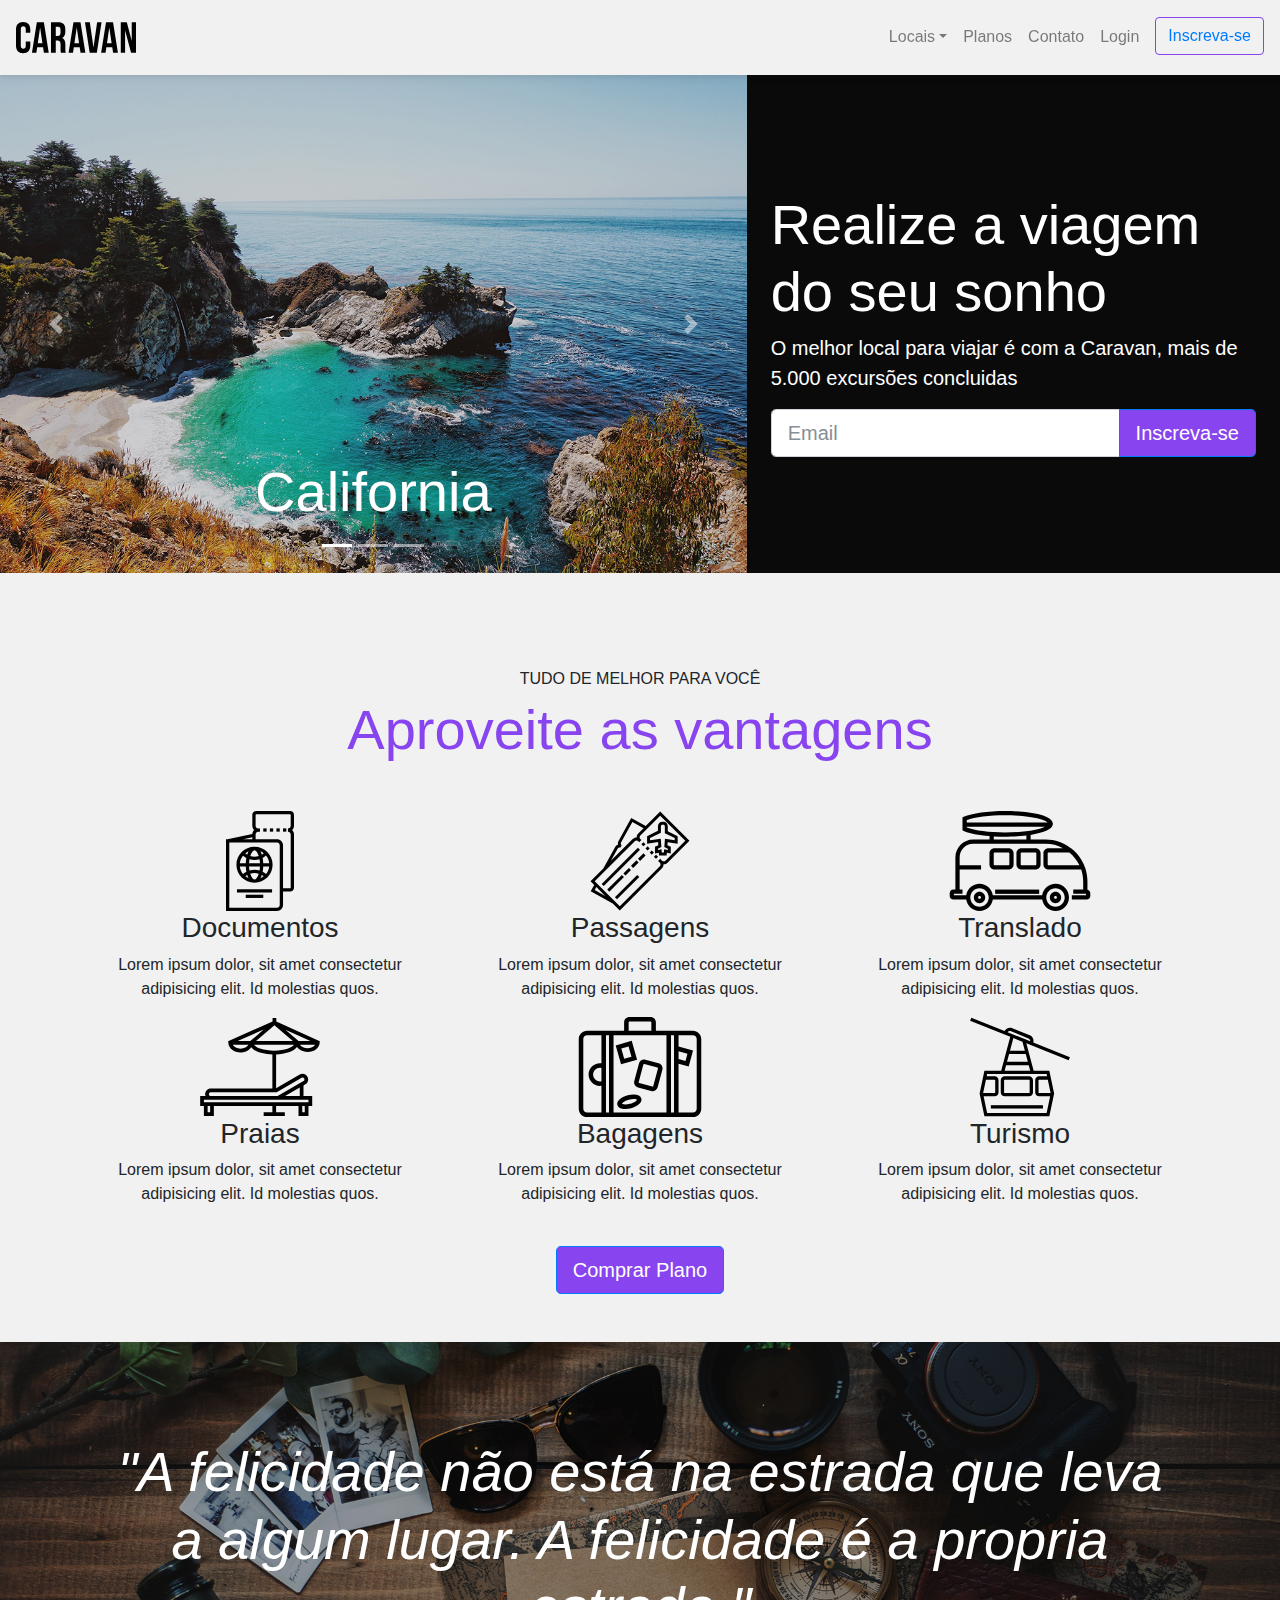
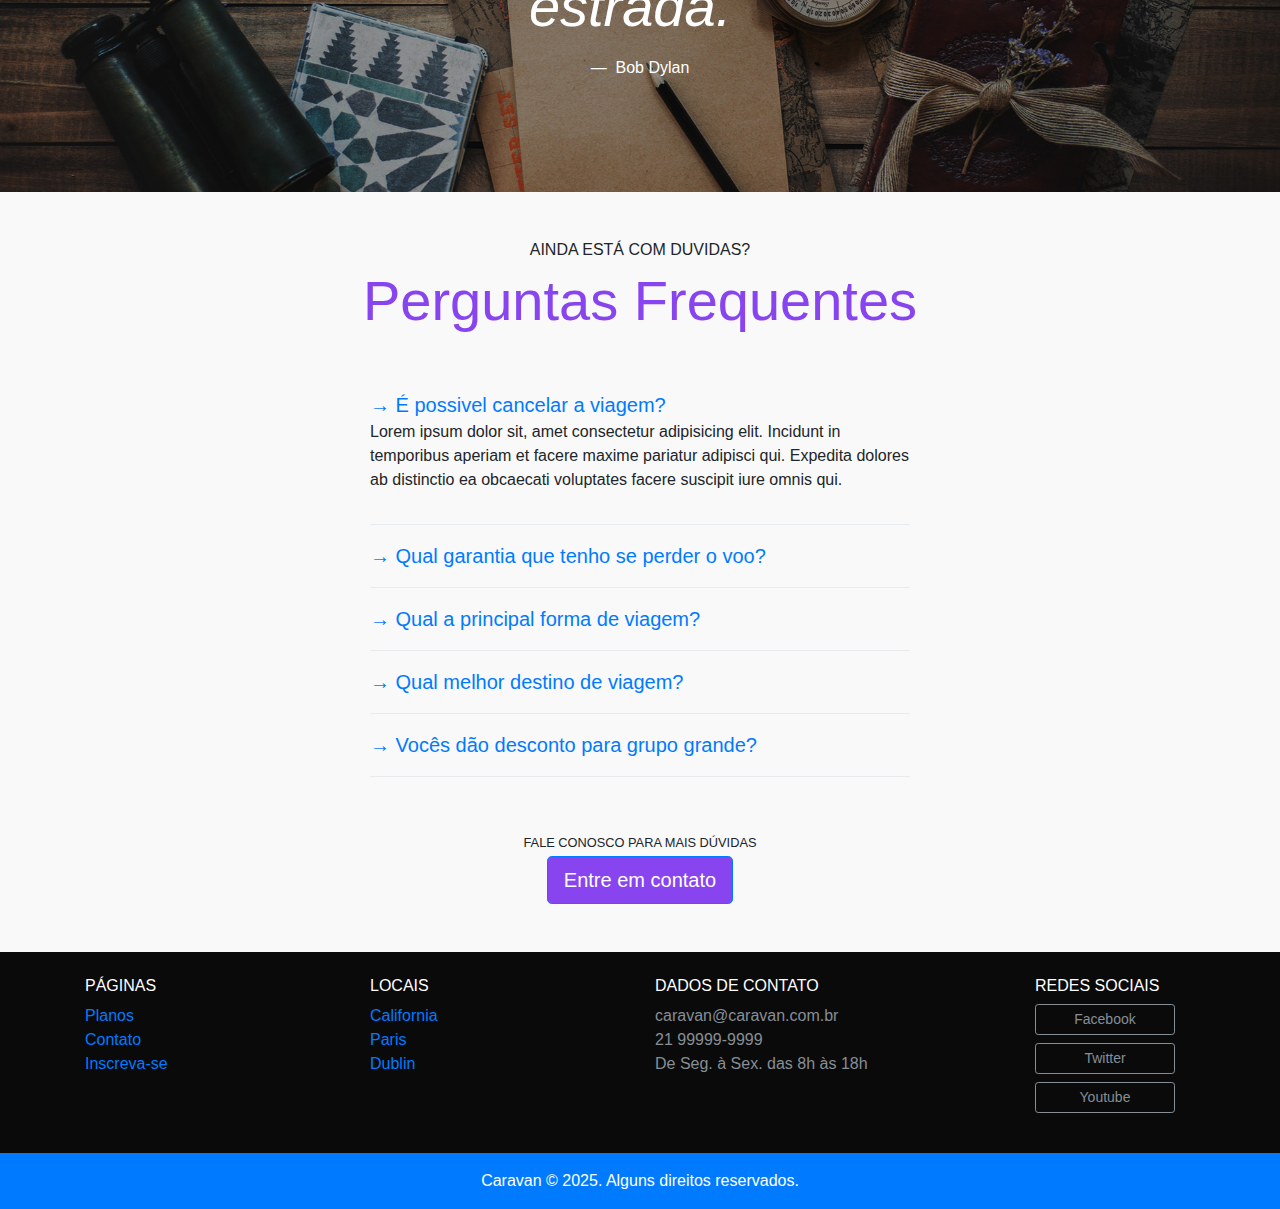
<file: index.html>
<!DOCTYPE html>
<html lang="pt-br">

<head>
  <title>Caravan</title>

  <meta charset="utf-8">
  <meta name="viewport" content="width=device-width, initial-scale=1, shrink-to-fit=no">

  <link rel="stylesheet" href="css/bootstrap.css">
  <link rel="stylesheet" href="css/style.css">

</head>

<body>

  <!--  Modal   -->
  <div class="modal fade" id="modalLogin" tabindex="-1" role="dialog" aria-labelledby="modalLoginTitulo" aria-hidden="true">
    <div class="modal-dialog" role="document">
      <div class="modal-content">
        <div class="modal-header">
          <h5 class="modal-title" id="modalLoginTitulo">Entre na Sua Conta</h5>
          <button type="button" class="close" data-dismiss="modal" aria-label="Close">
            <span aria-hidden="true">&times;</span>
          </button>
        </div>
        <div class="modal-body">
          <form>
            <div class="form-group">
              <label for="loginEmail">Email</label>
              <input type="email" class="form-control" id="loginEmail">
            </div>
            <div class="form-group">
              <label for="loginSenha">Senha</label>
              <input type="password" class="form-control" id="loginSenha">
            </div>
            <button type="submit" class="btn btn-primary">Entrar na Conta</button>
            <small class="form-text text-muted">Esqueceu a senha? <a href="#">Clique aqui</a>.</small>
          </form>
        </div>
      </div>
    </div>
  </div>
  <!-- Fecha Modal  -->

  <nav class="fixed-top navbar navbar-expand-md navbar-light bg-light py-3 box-shadow">
    <a href="index.html" class="navbar-brand">
      <img src="img/caravan.svg" alt="Caravan">
    </a>

    <button class="navbar-toggler" type="button" data-toggle="collapse" data-target="#navbarSupportedContent" aria-controls="navbarSupportedContent" aria-expanded="false" aria-label="Abrir Navegação">
      <span class="navbar-toggler-icon"></span>
    </button>

    <div class="collapse navbar-collapse" id="navbarSupportedContent">
      <ul class="navbar-nav ml-auto">
        <li class="nav-item dropdown">
          <a class="nav-link dropdown-toggle" href="#" id="navbarDropdown" role="button" data-toggle="dropdown" aria-haspopup="true" aria-expanded="false">Locais</a>
          <div class="dropdown-menu" aria-labelledby="navbarDropdown">
            <a class="dropdown-item" href="local.html">Califórnia</a>
            <a class="dropdown-item" href="local.html">Paris</a>
            <a class="dropdown-item" href="local.html">Dublin</a>
          </div>
        </li>
        <li class="nav-item">
          <a class="nav-link" href="planos.html">Planos</a>
        </li>
        <li class="nav-item">
          <a class="nav-link" href="contato.html">Contato</a>
        </li>
        <li class="nav-item">
          <a class="nav-link" href="#" data-toggle="modal" data-target="#modalLogin">Login</a>
        </li>
        <li class="nav-item">
          <a class="btn btn-outline-primary ml-md-2" href="inscricao.html">Inscreva-se</a>
        </li>
      </ul>
    </div>
  </nav>

  <section class="container-fluid">
    <div class="row bg-dark text-white">

      <div class="col-lg-7 p-0">
        <div id="carouselCidades" class="carousel slide" data-ride="carousel">
          <ol class="carousel-indicators">
            <li data-target="#carouselCidades" data-slide-to="0" class="active"></li>
            <li data-target="#carouselCidades" data-slide-to="1"></li>
            <li data-target="#carouselCidades" data-slide-to="2"></li>
          </ol>
          <div class="carousel-inner">
            <div class="carousel-item active">
              <img class="d-block w-100" src="img/california.jpg" alt="California">
              <div class="carousel-caption">
                <h3 class="display-4">California</h3>
              </div>
            </div>
            <div class="carousel-item">
              <img class="d-block w-100" src="img/paris.jpg" alt="California">
              <div class="carousel-caption">
                <h3 class="display-4">Paris</h3>
              </div>
            </div>
            <div class="carousel-item">
              <img class="d-block w-100" src="img/dublin.jpg" alt="California">
              <div class="carousel-caption">
                <h3 class="display-4">Dublin</h3>
              </div>
            </div>
          </div>
          <a class="carousel-control-prev" href="#carouselCidades" role="button" data-slide="prev">
            <span class="carousel-control-prev-icon" aria-hidden="true"></span>
            <span class="sr-only">Anterior</span>
          </a>
          <a class="carousel-control-next" href="#carouselCidades" role="button" data-slide="next">
            <span class="carousel-control-next-icon" aria-hidden="true"></span>
            <span class="sr-only">Próximo</span>
          </a>
        </div>
      </div>

      <div class="col-lg-5 p-4 align-self-center">
        <h1 class="display-4">Realize a viagem do seu sonho</h1>
        <p class="lead">O melhor local para viajar é com a Caravan, mais de 5.000 excursões concluidas</p>
        <form action="">
          <div class="input-group input-group-lg">
            <input type="text" class="form-control" placeholder="Email" aria-label="Email">
            <span class="input-group-btn">
              <button class="btn btn-primary" type="button">Inscreva-se</button>
            </span>
          </div>
        </form>
      </div>
    </div>
  </section>

  <section class="py-5 bg-light text-center">
    <div class="container">

      <div class="my-5">
        <span class="h6 d-block">TUDO DE MELHOR PARA VOCÊ</span>
        <h2 class="display-4 text-primary">Aproveite as vantagens</h2>
      </div>

      <div class="row">
        <div class="col-xl-4 col-md-6">
          <div style="height: 100px;" class="d-flex justify-content-center">
            <img src="img/icones/passaporte.svg" alt="Passaporte">
          </div>
          <h3>Documentos</h3>
          <p>Lorem ipsum dolor, sit amet consectetur adipisicing elit. Id molestias quos.</p>
        </div>
        <div class="col-xl-4 col-md-6">
          <div style="height: 100px;" class="d-flex justify-content-center">
            <img src="img/icones/passagens.svg" alt="Passagens">
          </div>
          <h3>Passagens</h3>
          <p>Lorem ipsum dolor, sit amet consectetur adipisicing elit. Id molestias quos.</p>
        </div>
        <div class="col-xl-4 col-md-6">
          <div style="height: 100px;" class="d-flex justify-content-center">
            <img src="img/icones/translado.svg" alt="Translado">
          </div>
          <h3>Translado</h3>
          <p>Lorem ipsum dolor, sit amet consectetur adipisicing elit. Id molestias quos.</p>
        </div>

        <div class="col-xl-4 col-md-6">
          <div style="height: 100px;" class="d-flex justify-content-center">
            <img src="img/icones/praias.svg" alt="Praias">
          </div>
          <h3>Praias</h3>
          <p>Lorem ipsum dolor, sit amet consectetur adipisicing elit. Id molestias quos.</p>
        </div>
        <div class="col-xl-4 col-md-6">
          <div style="height: 100px;" class="d-flex justify-content-center">
            <img src="img/icones/bagagens.svg" alt="Bagagens">
          </div>
          <h3>Bagagens</h3>
          <p>Lorem ipsum dolor, sit amet consectetur adipisicing elit. Id molestias quos.</p>
        </div>
        <div class="col-xl-4 col-md-6">
          <div style="height: 100px;" class="d-flex justify-content-center">
            <img src="img/icones/turismo.svg" alt="Turismo">
          </div>
          <h3>Turismo</h3>
          <p>Lorem ipsum dolor, sit amet consectetur adipisicing elit. Id molestias quos.</p>
        </div>

      </div>
      <a href="planos.html" class="btn btn-primary btn-lg mt-4">Comprar Plano</a>
    </div>
  </section>

  <section class="home-quote p-md-5">
    <blockquote class="blockquote text-center text-white p-md-5 p-3">
      <p class="display-4">
        <em>"A felicidade não está na estrada que leva a algum lugar. A felicidade é a propria estrada."</em>
      </p>
      <footer class="blockquote-footer text-white">
        Bob Dylan
      </footer>
    </blockquote>
  </section>

  <section class="container">
    <div class="my-5 text-center">
      <span class="h6 d-block">AINDA ESTÁ COM DUVIDAS?</span>
      <h2 class="display-4 text-primary">Perguntas Frequentes</h2>
    </div>

    <div class="row justify-content-center">
      <div class="col-md-6" id="perguntasFrequentes" data-children=".pergunta">
        <div class="pergunta py-2">
          <a class="lead" data-toggle="collapse" data-parent="#perguntasFrequentes" href="#pergunta1" aria-expanded="true" aria-controls="pergunta1">→ É possivel cancelar a viagem?</a>
          <div id="pergunta1" class="collapse show" role="tabpanel">
            <p>Lorem ipsum dolor sit, amet consectetur adipisicing elit. Incidunt in temporibus aperiam et facere maxime pariatur adipisci qui. Expedita dolores ab distinctio ea obcaecati voluptates facere suscipit iure omnis qui.</p>
          </div>
        </div>
        <div class="dropdown-divider"></div>
        <div class="pergunta py-2">
          <a class="lead" data-toggle="collapse" data-parent="#perguntasFrequentes" href="#pergunta2" aria-expanded="true" aria-controls="pergunta2">→ Qual garantia que tenho se perder o voo?</a>
          <div id="pergunta2" class="collapse" role="tabpanel">
            <p>Lorem ipsum dolor sit, amet consectetur adipisicing elit. Incidunt in temporibus aperiam et facere maxime pariatur adipisci qui. Expedita dolores ab distinctio ea obcaecati voluptates facere suscipit iure omnis qui.</p>
          </div>
        </div>
        <div class="dropdown-divider"></div>
        <div class="pergunta py-2">
          <a class="lead" data-toggle="collapse" data-parent="#perguntasFrequentes" href="#pergunta3" aria-expanded="true" aria-controls="pergunta3">→ Qual a principal forma de viagem?</a>
          <div id="pergunta3" class="collapse" role="tabpanel">
            <p>Lorem ipsum dolor sit, amet consectetur adipisicing elit. Incidunt in temporibus aperiam et facere maxime pariatur adipisci qui. Expedita dolores ab distinctio ea obcaecati voluptates facere suscipit iure omnis qui.</p>
          </div>
        </div>
        <div class="dropdown-divider"></div>
        <div class="pergunta py-2">
          <a class="lead" data-toggle="collapse" data-parent="#perguntasFrequentes" href="#pergunta4" aria-expanded="true" aria-controls="pergunta4">→ Qual melhor destino de viagem?</a>
          <div id="pergunta4" class="collapse" role="tabpanel">
            <p>Lorem ipsum dolor sit, amet consectetur adipisicing elit. Incidunt in temporibus aperiam et facere maxime pariatur adipisci qui. Expedita dolores ab distinctio ea obcaecati voluptates facere suscipit iure omnis qui.</p>
          </div>
        </div>
        <div class="dropdown-divider"></div>
        <div class="pergunta py-2">
          <a class="lead" data-toggle="collapse" data-parent="#perguntasFrequentes" href="#pergunta5" aria-expanded="true" aria-controls="pergunta5">→ Vocês dão desconto para grupo grande?</a>
          <div id="pergunta5" class="collapse" role="tabpanel">
            <p>Lorem ipsum dolor sit, amet consectetur adipisicing elit. Incidunt in temporibus aperiam et facere maxime pariatur adipisci qui. Expedita dolores ab distinctio ea obcaecati voluptates facere suscipit iure omnis qui.</p>
          </div>
        </div>
        <div class="dropdown-divider"></div>
      </div>
    </div>

    <div class="text-center my-5">
      <span class="d-block small m-1">FALE CONOSCO PARA MAIS DÚVIDAS</span>
      <a class="btn btn-primary btn-lg" href="contato.html">Entre em contato</a>
    </div>
  </section>

  <footer class="bg-dark text-white mt-5">
    <div class="container py-4">
      <div class="row">
        <div class="col-md-3 col-6">
          <h4 class="h6">PÁGINAS</h4>
          <ul class="list-unstyled">
            <li><a href="planos.html">Planos</a></li>
            <li><a href="contato.html">Contato</a></li>
            <li><a href="inscricao.html">Inscreva-se</a></li>
          </ul>
        </div>
        <div class="col-md-3 col-6">
          <h4 class="h6">LOCAIS</h4>
          <ul class="list-unstyled">
            <li><a href="local.html">California</a></li>
            <li><a href="local.html">Paris</a></li>
            <li><a href="local.html">Dublin</a></li>
          </ul>
        </div>
        <div class="col-md-4">
          <h4 class="h6">DADOS DE CONTATO</h4>
          <ul class="list-unstyled text-secondary">
            <li>caravan@caravan.com.br</li>
            <li>21 99999-9999</li>
            <li>De Seg. à Sex. das 8h às 18h</li>
          </ul>
        </div>
        <div class="col-md-2">
          <h4 class="h6">REDES SOCIAIS</h4>
          <ul class="list-unstyled">
            <li><a class="btn btn-outline-secondary btn-sm btn-block mb-2" href="#" style="max-width: 140px">Facebook</a></li>
            <li><a class="btn btn-outline-secondary btn-sm btn-block mb-2" href="#" style="max-width: 140px">Twitter</a></li>
            <li><a class="btn btn-outline-secondary btn-sm btn-block mb-2" href="#" style="max-width: 140px">Youtube</a></li>
          </ul>
        </div>
      </div>
    </div>
    <div class="bg-primary text-center py-3">
      <p class="mb-0">Caravan © 2025. Alguns direitos reservados.</p>
    </div>
  </footer>

  <script type="text/javascript" src="js/jquery-3.2.1.slim.min.js"></script>
  <script type="text/javascript" src="js/popper.min.js"></script>
  <script type="text/javascript" src="js/bootstrap.js"></script>
  <script type="text/javascript" src="js/app.js"></script>
</body>

</html>
</file>
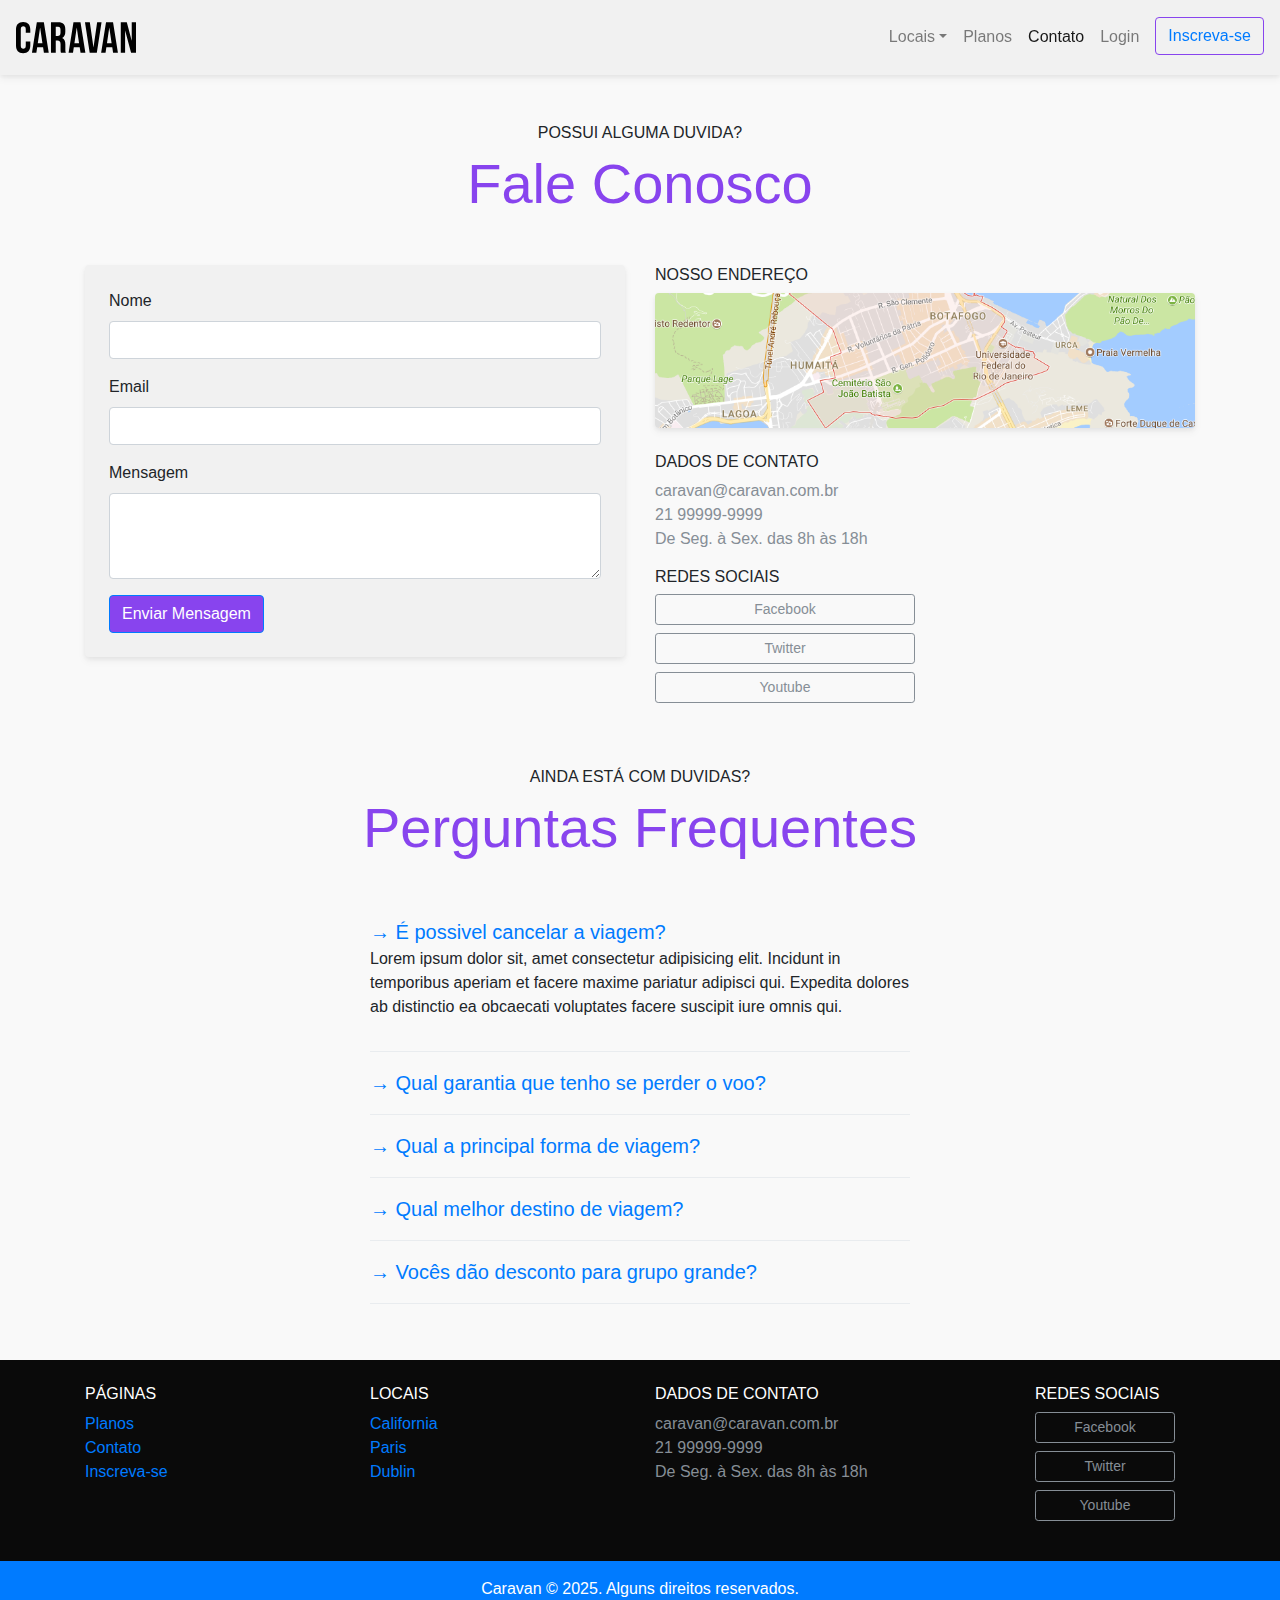
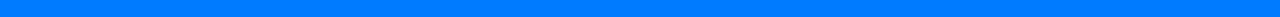
<file: contato.html>
<!DOCTYPE html>
<html lang="pt-br">

<head>
  <title>Caravan - Contato</title>

  <meta charset="utf-8">
  <meta name="viewport" content="width=device-width, initial-scale=1, shrink-to-fit=no">

  <link rel="stylesheet" href="css/bootstrap.css">
  <link rel="stylesheet" href="css/style.css">

</head>

<body>

  <!--  Modal   -->
  <div class="modal fade" id="modalLogin" tabindex="-1" role="dialog" aria-labelledby="modalLoginTitulo" aria-hidden="true">
    <div class="modal-dialog" role="document">
      <div class="modal-content">
        <div class="modal-header">
          <h5 class="modal-title" id="modalLoginTitulo">Entre na Sua Conta</h5>
          <button type="button" class="close" data-dismiss="modal" aria-label="Close">
            <span aria-hidden="true">&times;</span>
          </button>
        </div>
        <div class="modal-body">
          <form>
            <div class="form-group">
              <label for="loginEmail">Email</label>
              <input type="email" class="form-control" id="loginEmail">
            </div>
            <div class="form-group">
              <label for="loginSenha">Senha</label>
              <input type="password" class="form-control" id="loginSenha">
            </div>
            <button type="submit" class="btn btn-primary">Entrar na Conta</button>
            <small class="form-text text-muted">Esqueceu a senha? <a href="#">Clique aqui</a>.</small>
          </form>
        </div>
      </div>
    </div>
  </div>
  <!-- Fecha Modal  -->

  <nav class="fixed-top navbar navbar-expand-md navbar-light bg-light py-3 box-shadow">
    <a href="index.html" class="navbar-brand">
      <img src="img/caravan.svg" alt="Caravan">
    </a>

    <button class="navbar-toggler" type="button" data-toggle="collapse" data-target="#navbarSupportedContent" aria-controls="navbarSupportedContent" aria-expanded="false" aria-label="Abrir Navegação">
      <span class="navbar-toggler-icon"></span>
    </button>

    <div class="collapse navbar-collapse" id="navbarSupportedContent">
      <ul class="navbar-nav ml-auto">
        <li class="nav-item dropdown">
          <a class="nav-link dropdown-toggle" href="#" id="navbarDropdown" role="button" data-toggle="dropdown" aria-haspopup="true" aria-expanded="false">Locais</a>
          <div class="dropdown-menu" aria-labelledby="navbarDropdown">
            <a class="dropdown-item" href="local.html">Califórnia</a>
            <a class="dropdown-item" href="local.html">Paris</a>
            <a class="dropdown-item" href="local.html">Dublin</a>
          </div>
        </li>
        <li class="nav-item">
          <a class="nav-link" href="planos.html">Planos</a>
        </li>
        <li class="nav-item">
          <a class="nav-link active" href="contato.html">Contato</a>
        </li>
        <li class="nav-item">
          <a class="nav-link" href="#" data-toggle="modal" data-target="#modalLogin">Login</a>
        </li>
        <li class="nav-item">
          <a class="btn btn-outline-primary ml-md-2" href="inscricao.html">Inscreva-se</a>
        </li>
      </ul>
    </div>
  </nav>

  <section class="container">
    <div class="my-5 text-center">
      <span class="h6 d-block">POSSUI ALGUMA DUVIDA?</span>
      <h1 class="display-4 text-primary">Fale Conosco</h1>
    </div>
    <div class="row">
      <div class="col-lg mb-5">
        <form class="bg-light rounded p-4 box-shadow" action="">
          <div class="form-group">
            <label for="clientName">Nome</label>
            <input type="text" class="form-control" id="clientName">
          </div>
          <div class="form-group">
            <label for="clientEmail">Email</label>
            <input type="email" class="form-control" id="clientEmail">
          </div>
          <div class="form-group">
            <label for="clientMessage">Mensagem</label>
            <textarea id="clientMessage" class="form-control" rows="3"></textarea>
          </div>
          <button type="submit" class="btn btn-primary">Enviar Mensagem</button>
        </form>
      </div>

      <div class="col-lg">
        <h2 class="h6">NOSSO ENDEREÇO</h2>
        <a href="#"><img class="img-fluid box-shadow rounded mb-4" src="img/mapa.png" alt="Endereço da empresa"></a>

        <h2 class="h6">DADOS DE CONTATO</h2>
        <ul class="list-unstyled text-secondary">
          <li>caravan@caravan.com.br</li>
          <li>21 99999-9999</li>
          <li>De Seg. à Sex. das 8h às 18h</li>
        </ul>

        <h2 class="h6">REDES SOCIAIS</h2>
        <ul class="list-unstyled">
          <li><a class="btn btn-outline-secondary btn-sm btn-block mb-2" href="#" style="max-width: 260px">Facebook</a></li>
          <li><a class="btn btn-outline-secondary btn-sm btn-block mb-2" href="#" style="max-width: 260px">Twitter</a></li>
          <li><a class="btn btn-outline-secondary btn-sm btn-block mb-2" href="#" style="max-width: 260px">Youtube</a></li>
        </ul>
      </div>
    </div>
  </section>

  <section class="container">
    <div class="my-5 text-center">
      <span class="h6 d-block">AINDA ESTÁ COM DUVIDAS?</span>
      <h2 class="display-4 text-primary">Perguntas Frequentes</h2>
    </div>

    <div class="row justify-content-center">
      <div class="col-md-6" id="perguntasFrequentes" data-children=".pergunta">
        <div class="pergunta py-2">
          <a class="lead" data-toggle="collapse" data-parent="#perguntasFrequentes" href="#pergunta1" aria-expanded="true" aria-controls="pergunta1">→ É possivel cancelar a viagem?</a>
          <div id="pergunta1" class="collapse show" role="tabpanel">
            <p>Lorem ipsum dolor sit, amet consectetur adipisicing elit. Incidunt in temporibus aperiam et facere maxime pariatur adipisci qui. Expedita dolores ab distinctio ea obcaecati voluptates facere suscipit iure omnis qui.</p>
          </div>
        </div>
        <div class="dropdown-divider"></div>
        <div class="pergunta py-2">
          <a class="lead" data-toggle="collapse" data-parent="#perguntasFrequentes" href="#pergunta2" aria-expanded="true" aria-controls="pergunta2">→ Qual garantia que tenho se perder o voo?</a>
          <div id="pergunta2" class="collapse" role="tabpanel">
            <p>Lorem ipsum dolor sit, amet consectetur adipisicing elit. Incidunt in temporibus aperiam et facere maxime pariatur adipisci qui. Expedita dolores ab distinctio ea obcaecati voluptates facere suscipit iure omnis qui.</p>
          </div>
        </div>
        <div class="dropdown-divider"></div>
        <div class="pergunta py-2">
          <a class="lead" data-toggle="collapse" data-parent="#perguntasFrequentes" href="#pergunta3" aria-expanded="true" aria-controls="pergunta3">→ Qual a principal forma de viagem?</a>
          <div id="pergunta3" class="collapse" role="tabpanel">
            <p>Lorem ipsum dolor sit, amet consectetur adipisicing elit. Incidunt in temporibus aperiam et facere maxime pariatur adipisci qui. Expedita dolores ab distinctio ea obcaecati voluptates facere suscipit iure omnis qui.</p>
          </div>
        </div>
        <div class="dropdown-divider"></div>
        <div class="pergunta py-2">
          <a class="lead" data-toggle="collapse" data-parent="#perguntasFrequentes" href="#pergunta4" aria-expanded="true" aria-controls="pergunta4">→ Qual melhor destino de viagem?</a>
          <div id="pergunta4" class="collapse" role="tabpanel">
            <p>Lorem ipsum dolor sit, amet consectetur adipisicing elit. Incidunt in temporibus aperiam et facere maxime pariatur adipisci qui. Expedita dolores ab distinctio ea obcaecati voluptates facere suscipit iure omnis qui.</p>
          </div>
        </div>
        <div class="dropdown-divider"></div>
        <div class="pergunta py-2">
          <a class="lead" data-toggle="collapse" data-parent="#perguntasFrequentes" href="#pergunta5" aria-expanded="true" aria-controls="pergunta5">→ Vocês dão desconto para grupo grande?</a>
          <div id="pergunta5" class="collapse" role="tabpanel">
            <p>Lorem ipsum dolor sit, amet consectetur adipisicing elit. Incidunt in temporibus aperiam et facere maxime pariatur adipisci qui. Expedita dolores ab distinctio ea obcaecati voluptates facere suscipit iure omnis qui.</p>
          </div>
        </div>
        <div class="dropdown-divider"></div>
      </div>
    </div>
  </section>

  <footer class="bg-dark text-white mt-5">
    <div class="container py-4">
      <div class="row">
        <div class="col-md-3 col-6">
          <h4 class="h6">PÁGINAS</h4>
          <ul class="list-unstyled">
            <li><a href="planos.html">Planos</a></li>
            <li><a href="contato.html">Contato</a></li>
            <li><a href="inscricao.html">Inscreva-se</a></li>
          </ul>
        </div>
        <div class="col-md-3 col-6">
          <h4 class="h6">LOCAIS</h4>
          <ul class="list-unstyled">
            <li><a href="local.html">California</a></li>
            <li><a href="local.html">Paris</a></li>
            <li><a href="local.html">Dublin</a></li>
          </ul>
        </div>
        <div class="col-md-4">
          <h4 class="h6">DADOS DE CONTATO</h4>
          <ul class="list-unstyled text-secondary">
            <li>caravan@caravan.com.br</li>
            <li>21 99999-9999</li>
            <li>De Seg. à Sex. das 8h às 18h</li>
          </ul>
        </div>
        <div class="col-md-2">
          <h4 class="h6">REDES SOCIAIS</h4>
          <ul class="list-unstyled">
            <li><a class="btn btn-outline-secondary btn-sm btn-block mb-2" href="#" style="max-width: 140px">Facebook</a></li>
            <li><a class="btn btn-outline-secondary btn-sm btn-block mb-2" href="#" style="max-width: 140px">Twitter</a></li>
            <li><a class="btn btn-outline-secondary btn-sm btn-block mb-2" href="#" style="max-width: 140px">Youtube</a></li>
          </ul>
        </div>
      </div>
    </div>
    <div class="bg-primary text-center py-3">
      <p class="mb-0">Caravan © 2025. Alguns direitos reservados.</p>
    </div>
  </footer>

  <script type="text/javascript" src="js/jquery-3.2.1.slim.min.js"></script>
  <script type="text/javascript" src="js/popper.min.js"></script>
  <script type="text/javascript" src="js/bootstrap.js"></script>
  <script type="text/javascript" src="js/app.js"></script>
</body>

</html>
</file>
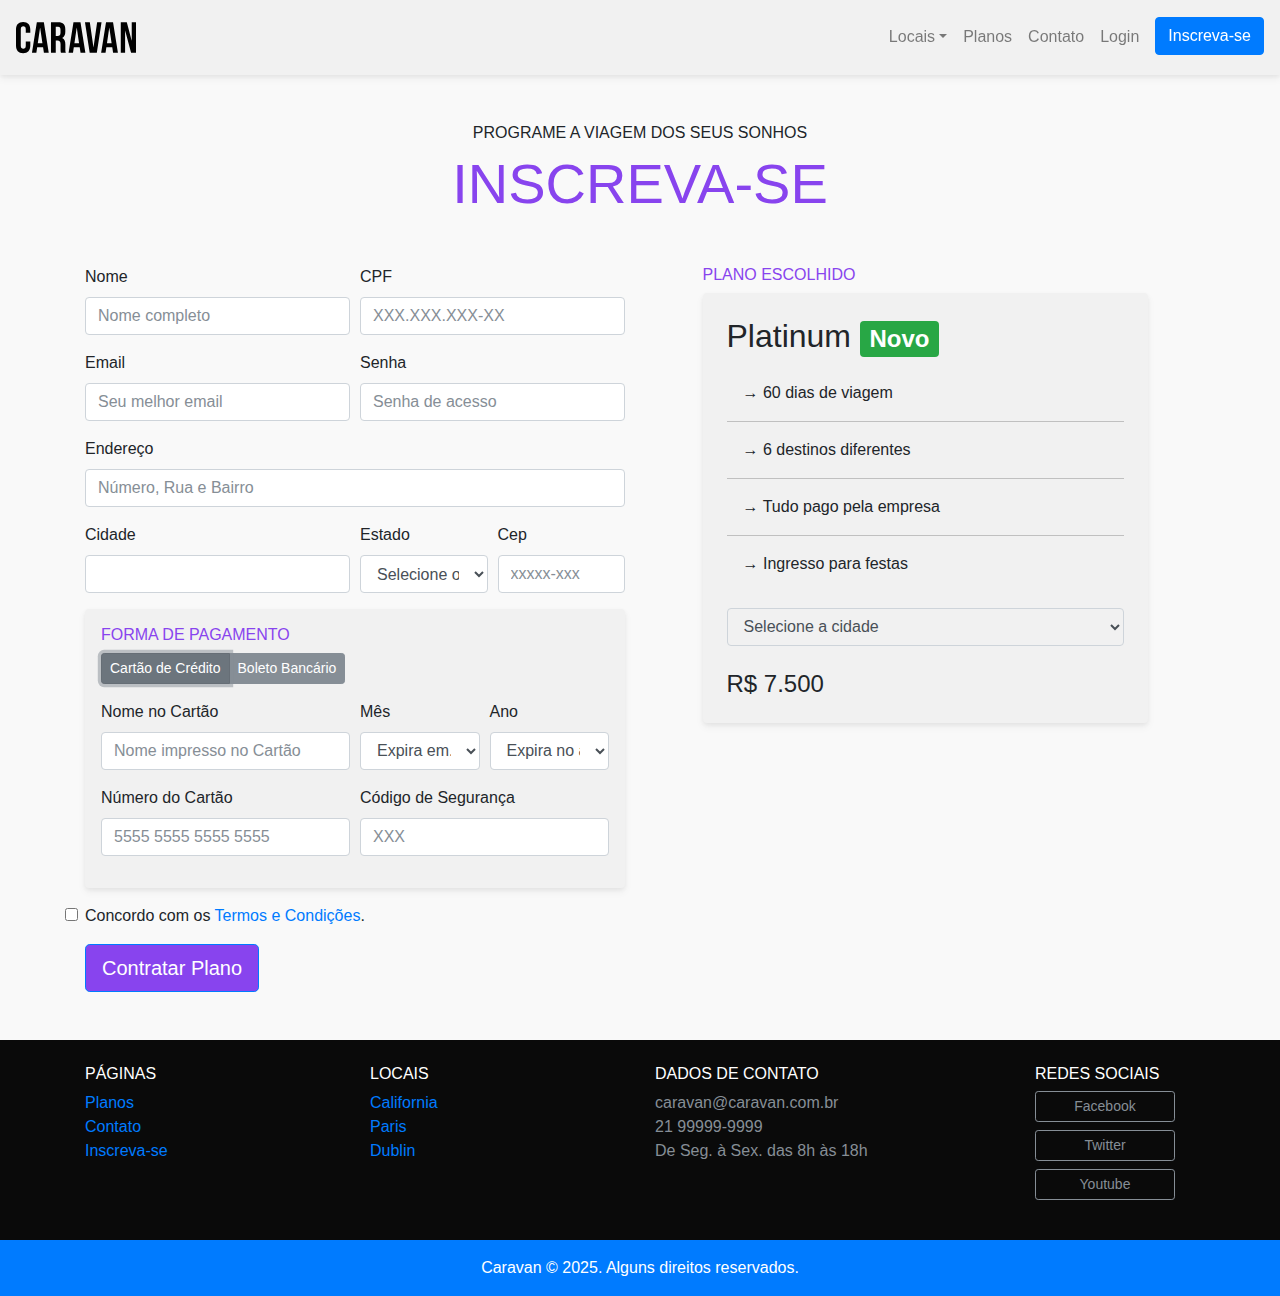
<file: inscricao.html>
<!DOCTYPE html>
<html lang="pt-br">

<head>
  <title>Caravan - Inscrição</title>

  <meta charset="utf-8">
  <meta name="viewport" content="width=device-width, initial-scale=1, shrink-to-fit=no">

  <link rel="stylesheet" href="css/bootstrap.css">
  <link rel="stylesheet" href="css/style.css">

</head>

<body>

  <!--  Modal   -->
  <div class="modal fade" id="modalLogin" tabindex="-1" role="dialog" aria-labelledby="modalLoginTitulo" aria-hidden="true">
    <div class="modal-dialog" role="document">
      <div class="modal-content">
        <div class="modal-header">
          <h5 class="modal-title" id="modalLoginTitulo">Entre na Sua Conta</h5>
          <button type="button" class="close" data-dismiss="modal" aria-label="Close">
            <span aria-hidden="true">&times;</span>
          </button>
        </div>
        <div class="modal-body">
          <form>
            <div class="form-group">
              <label for="loginEmail">Email</label>
              <input type="email" class="form-control" id="loginEmail">
            </div>
            <div class="form-group">
              <label for="loginSenha">Senha</label>
              <input type="password" class="form-control" id="loginSenha">
            </div>
            <button type="submit" class="btn btn-primary">Entrar na Conta</button>
            <small class="form-text text-muted">Esqueceu a senha? <a href="#">Clique aqui</a>.</small>
          </form>
        </div>
      </div>
    </div>
  </div>
  <!-- Fecha Modal  -->

  <nav class="fixed-top navbar navbar-expand-md navbar-light bg-light py-3 box-shadow">
    <a href="index.html" class="navbar-brand">
      <img src="img/caravan.svg" alt="Caravan">
    </a>

    <button class="navbar-toggler" type="button" data-toggle="collapse" data-target="#navbarSupportedContent" aria-controls="navbarSupportedContent" aria-expanded="false" aria-label="Abrir Navegação">
      <span class="navbar-toggler-icon"></span>
    </button>

    <div class="collapse navbar-collapse" id="navbarSupportedContent">
      <ul class="navbar-nav ml-auto">
        <li class="nav-item dropdown">
          <a class="nav-link dropdown-toggle" href="#" id="navbarDropdown" role="button" data-toggle="dropdown" aria-haspopup="true" aria-expanded="false">Locais</a>
          <div class="dropdown-menu" aria-labelledby="navbarDropdown">
            <a class="dropdown-item" href="local.html">Califórnia</a>
            <a class="dropdown-item" href="local.html">Paris</a>
            <a class="dropdown-item" href="local.html">Dublin</a>
          </div>
        </li>
        <li class="nav-item">
          <a class="nav-link" href="planos.html">Planos</a>
        </li>
        <li class="nav-item">
          <a class="nav-link" href="contato.html">Contato</a>
        </li>
        <li class="nav-item">
          <a class="nav-link" href="#" data-toggle="modal" data-target="#modalLogin">Login</a>
        </li>
        <li class="nav-item">
          <a class="btn btn-outline-primary ml-md-2 active box-shadow-none" href="inscricao.html">Inscreva-se</a>
        </li>
      </ul>
    </div>
  </nav>

  <section class="container">
    <div class="my-5 text-center">
      <span class="h6 d-block">PROGRAME A VIAGEM DOS SEUS SONHOS</span>
      <h1 class="display-4 text-primary">INSCREVA-SE</h1>
    </div>
    <div class="row">
      <form class="col-lg-6" action="">
        <div class="form-row">
          <div class="form-group col-md-6">
            <label for="inputName">Nome</label>
            <input type="text" class="form-control" id="inputName" placeholder="Nome completo">
          </div>
          <div class="form-group col-md-6">
            <label for="inputCPF">CPF</label>
            <input type="text" class="form-control" id="inputCPF" placeholder="XXX.XXX.XXX-XX">
          </div>
          <div class="form-group col-md-6">
            <label for="inputEmail">Email</label>
            <input type="email" class="form-control" id="inputEmail" placeholder="Seu melhor email">
          </div>
          <div class="form-group col-md-6">
            <label for="inputPassword">Senha</label>
            <input type="password" class="form-control" id="inputPassword" placeholder="Senha de acesso">
          </div>
          <div class="form-group col-12">
            <label for="inputAddress">Endereço</label>
            <input type="text" class="form-control" id="inputAddress" placeholder="Número, Rua e Bairro">
          </div>
          <div class="form-group col-md-6">
            <label for="inputCity">Cidade</label>
            <input type="text" class="form-control" id="inputCity">
          </div>
          <div class="form-group col-md-3 col-6">
            <label for="inputState">Estado</label>
            <select id="inputState" class="form-control">
              <option>Selecione o Estado</option>
              <option>Acre</option>
              <option>Ceará</option>
              <option>Paraíba</option>
              <option>Paraná</option>
              <option>Rio de Janeiro</option>
              <option>Santa Catarina</option>
              <option>São Paulo</option>
            </select>
          </div>
          <div class="form-group col-md-3 col-6">
            <label for="inputCep">Cep</label>
            <input type="text" class="form-control" id="inputCep" placeholder="xxxxx-xxx">
          </div>
        </div>

        <div class="bg-light rounded box-shadow p-3 form-group">
          <h2 class="h6 text-primary">FORMA DE PAGAMENTO</h2>
          <nav class="nav btn-group mb-3" id="paymentsMethods" role="tablist">
            <button type="button" class="btn btn-secondary btn-sm active" id="nav-card-tab" data-toggle="tab" href="#nav-card" role="tab" aria-controls="nav-card" aria-selected="true">Cartão de Crédito</button>
            <button type="button" class="btn btn-secondary btn-sm" id="nav-boleto-tab" data-toggle="tab" href="#nav-boleto" role="tab" aria-controls="nav-boleto" aria-selected="false">Boleto Bancário</button>
          </nav>

          <div class="tab-content" id="paymentsMethodsContent">
            <div class="tab-pane fade show active" id="nav-card" role="tabpanel" aria-labelledby="nav-card-tab">
              <div class="form-row">
                <div class="form-group col-md-6">
                  <label for="inputCardName">Nome no Cartão</label>
                  <input type="text" class="form-control" id="inputCardName" placeholder="Nome impresso no Cartão">
                </div>
                <div class="form-group col-md-3 col-6">
                  <label for="inputCardMonth">Mês</label>
                  <select id="inputCardMonth" class="form-control">
                    <option>Expira em...</option>
                    <option>Janeiro</option>
                    <option>Fevereiro</option>
                    <option>Março</option>
                    <option>Abril</option>
                    <option>Maio</option>
                    <option>Junho</option>
                    <option>Julho</option>
                    <option>Agosto</option>
                    <option>Setembro</option>
                    <option>Outubro</option>
                    <option>Novembro</option>
                    <option>Dezembro</option>
                  </select>
                </div>
                <div class="form-group col-md-3 col-6">
                  <label for="inputCardYear">Ano</label>
                  <select id="inputCardYear" class="form-control">
                    <option>Expira no ano...</option>
                    <option>2025</option>
                    <option>2026</option>
                    <option>2027</option>
                    <option>2028</option>
                    <option>2029</option>
                    <option>2030</option>
                    <option>2031</option>
                    <option>2032</option>
                    <option>2033</option>
                    <option>2034</option>
                    <option>2035</option>
                    <option>2036</option>
                  </select>
                </div>
                <div class="form-group col-md-6">
                  <label for="inputCardNumber">Número do Cartão</label>
                  <input type="text" class="form-control" id="inputCardNumber" placeholder="5555 5555 5555 5555">
                </div>
                <div class="form-group col-md-6">
                  <label for="inputCardCode">Código de Segurança</label>
                  <input type="text" class="form-control" id="inputCardCode" placeholder="XXX">
                </div>
              </div>
            </div>
            <div class="tab-pane fade" id="nav-boleto" role="tabpanel" aria-labelledby="nav-boleto-tab">
              <p class="lead">Clique em contratar Plano que enviaremos um boleto para o seu e-mail.</p>
            </div>
          </div>
        </div>

        <div class="form-check">
          <label for="form-check-label">
            <input type="checkbox" class="form-check-input">
            Concordo com os <a href="#">Termos e Condições</a>.
          </label>
        </div>

        <button type="submit" class="btn btn-primary btn-lg">Contratar Plano</button>
      </form>

      <div class="col-lg-5 mx-auto order-first order-lg-1 mb-5">
        <h2 class="h6 text-primary">PLANO ESCOLHIDO</h2>
        <div class="bg-light rounded box-shadow p-4">
          <h2>Platinum <span class="badge badge-success">Novo</span></h2>
          <ul class="list-plans list-unstyled">
            <li>→ 60 dias de viagem</li>
            <li>→ 6 destinos diferentes</li>
            <li>→ Tudo pago pela empresa</li>
            <li>→ Ingresso para festas</li>
          </ul>
          <form>
            <div class="form-group">
              <select id="inputCidades" class="form-control bg-light">
                <option>Selecione a cidade</option>
                <option>California</option>
                <option>Paris</option>
                <option>Dublin</option>
              </select>
            </div>
          </form>
          <div class="row mt-4">
            <div class="col">
              <span class="h4">R$ 7.500</span>
            </div>
          </div>
        </div>
      </div>
    </div>
  </section>

  <footer class="bg-dark text-white mt-5">
    <div class="container py-4">
      <div class="row">
        <div class="col-md-3 col-6">
          <h4 class="h6">PÁGINAS</h4>
          <ul class="list-unstyled">
            <li><a href="planos.html">Planos</a></li>
            <li><a href="contato.html">Contato</a></li>
            <li><a href="inscricao.html">Inscreva-se</a></li>
          </ul>
        </div>
        <div class="col-md-3 col-6">
          <h4 class="h6">LOCAIS</h4>
          <ul class="list-unstyled">
            <li><a href="local.html">California</a></li>
            <li><a href="local.html">Paris</a></li>
            <li><a href="local.html">Dublin</a></li>
          </ul>
        </div>
        <div class="col-md-4">
          <h4 class="h6">DADOS DE CONTATO</h4>
          <ul class="list-unstyled text-secondary">
            <li>caravan@caravan.com.br</li>
            <li>21 99999-9999</li>
            <li>De Seg. à Sex. das 8h às 18h</li>
          </ul>
        </div>
        <div class="col-md-2">
          <h4 class="h6">REDES SOCIAIS</h4>
          <ul class="list-unstyled">
            <li><a class="btn btn-outline-secondary btn-sm btn-block mb-2" href="#" style="max-width: 140px">Facebook</a></li>
            <li><a class="btn btn-outline-secondary btn-sm btn-block mb-2" href="#" style="max-width: 140px">Twitter</a></li>
            <li><a class="btn btn-outline-secondary btn-sm btn-block mb-2" href="#" style="max-width: 140px">Youtube</a></li>
          </ul>
        </div>
      </div>
    </div>
    <div class="bg-primary text-center py-3">
      <p class="mb-0">Caravan © 2025. Alguns direitos reservados.</p>
    </div>
  </footer>

  <script type="text/javascript" src="js/jquery-3.2.1.slim.min.js"></script>
  <script type="text/javascript" src="js/popper.min.js"></script>
  <script type="text/javascript" src="js/bootstrap.js"></script>
  <script type="text/javascript" src="js/app.js"></script>
</body>

</html>
</file>
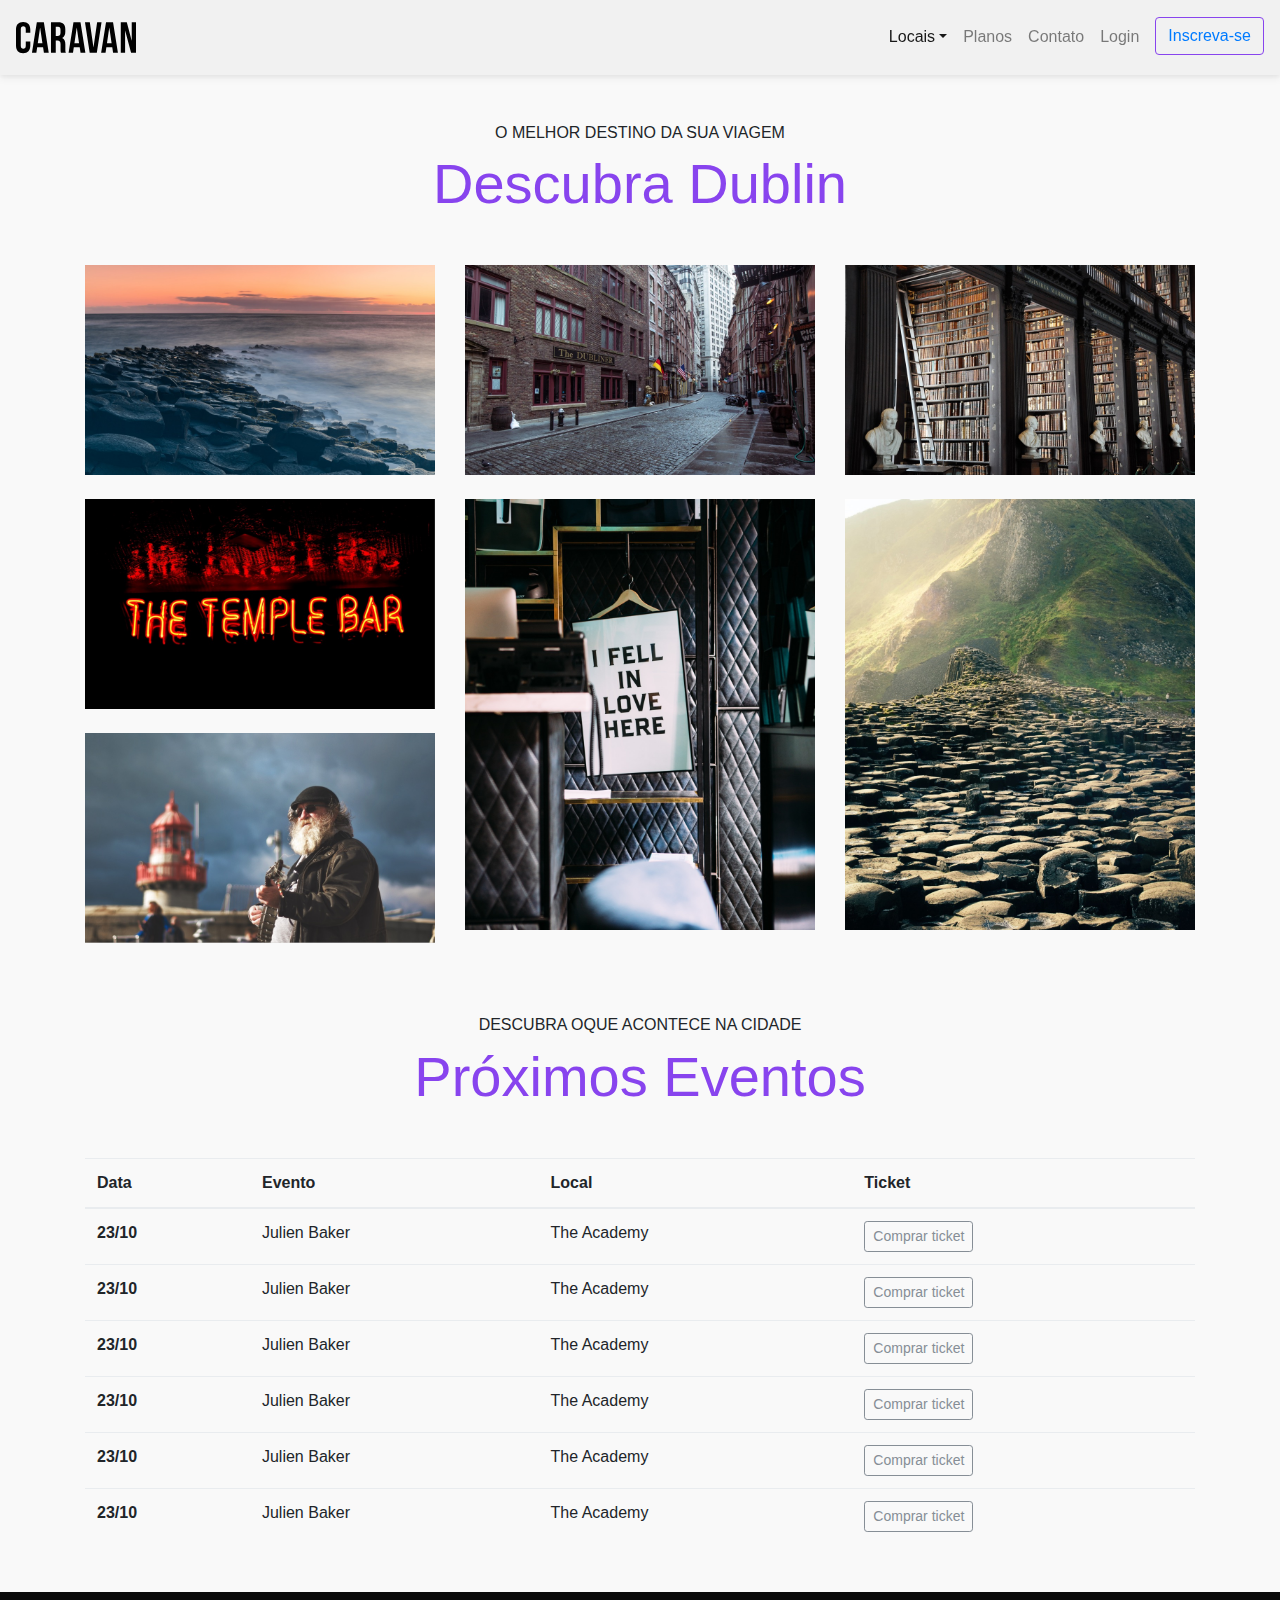
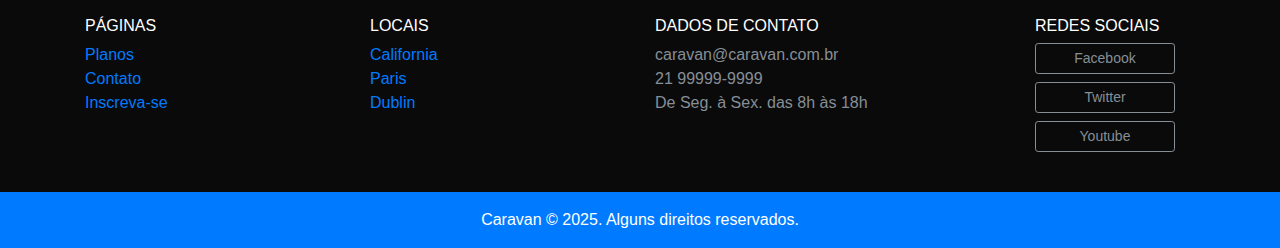
<file: local.html>
<!DOCTYPE html>
<html lang="pt-br">

<head>
  <title>Caravan - Local</title>

  <meta charset="utf-8">
  <meta name="viewport" content="width=device-width, initial-scale=1, shrink-to-fit=no">

  <link rel="stylesheet" href="css/bootstrap.css">
  <link rel="stylesheet" href="css/style.css">

</head>

<body>

  <!--  Modal   -->
  <div class="modal fade" id="modalLogin" tabindex="-1" role="dialog" aria-labelledby="modalLoginTitulo" aria-hidden="true">
    <div class="modal-dialog" role="document">
      <div class="modal-content">
        <div class="modal-header">
          <h5 class="modal-title" id="modalLoginTitulo">Entre na Sua Conta</h5>
          <button type="button" class="close" data-dismiss="modal" aria-label="Close">
            <span aria-hidden="true">&times;</span>
          </button>
        </div>
        <div class="modal-body">
          <form>
            <div class="form-group">
              <label for="loginEmail">Email</label>
              <input type="email" class="form-control" id="loginEmail">
            </div>
            <div class="form-group">
              <label for="loginSenha">Senha</label>
              <input type="password" class="form-control" id="loginSenha">
            </div>
            <button type="submit" class="btn btn-primary">Entrar na Conta</button>
            <small class="form-text text-muted">Esqueceu a senha? <a href="#">Clique aqui</a>.</small>
          </form>
        </div>
      </div>
    </div>
  </div>
  <!-- Fecha Modal  -->

  <nav class="fixed-top navbar navbar-expand-md navbar-light bg-light py-3 box-shadow">
    <a href="index.html" class="navbar-brand">
      <img src="img/caravan.svg" alt="Caravan">
    </a>

    <button class="navbar-toggler" type="button" data-toggle="collapse" data-target="#navbarSupportedContent" aria-controls="navbarSupportedContent" aria-expanded="false" aria-label="Abrir Navegação">
      <span class="navbar-toggler-icon"></span>
    </button>

    <div class="collapse navbar-collapse" id="navbarSupportedContent">
      <ul class="navbar-nav ml-auto">
        <li class="nav-item dropdown">
          <a class="nav-link dropdown-toggle active" href="#" id="navbarDropdown" role="button" data-toggle="dropdown" aria-haspopup="true" aria-expanded="false">Locais</a>
          <div class="dropdown-menu" aria-labelledby="navbarDropdown">
            <a class="dropdown-item" href="local.html">Califórnia</a>
            <a class="dropdown-item" href="local.html">Paris</a>
            <a class="dropdown-item" href="local.html">Dublin</a>
          </div>
        </li>
        <li class="nav-item">
          <a class="nav-link" href="planos.html">Planos</a>
        </li>
        <li class="nav-item">
          <a class="nav-link" href="contato.html">Contato</a>
        </li>
        <li class="nav-item">
          <a class="nav-link" href="#" data-toggle="modal" data-target="#modalLogin">Login</a>
        </li>
        <li class="nav-item">
          <a class="btn btn-outline-primary ml-md-2" href="inscricao.html">Inscreva-se</a>
        </li>
      </ul>
    </div>
  </nav>

  <section class="container">
    <div class="text-center my-5">
      <span class="h6 d-block">O MELHOR DESTINO DA SUA VIAGEM</span>
      <h2 class="display-4 text-primary">Descubra Dublin</h2>
    </div>
    <div class="row">
      <div class="col-md">
        <img class="img-fluid mb-4" src="img/local/foto-1.jpg" alt="Foto 1">
        <img class="img-fluid mb-4" src="img/local/foto-2.jpg" alt="Foto 2">
        <img class="img-fluid mb-4" src="img/local/foto-3.jpg" alt="Foto 3">
      </div>
      <div class="col-md">
        <img class="img-fluid mb-4" src="img/local/foto-4.jpg" alt="Foto 4">
        <img class="img-fluid mb-4" src="img/local/foto-5.jpg" alt="Foto 5">
      </div>
      <div class="col-md">
        <img class="img-fluid mb-4" src="img/local/foto-6.jpg" alt="Foto 6">
        <img class="img-fluid mb-4" src="img/local/foto-7.jpg" alt="Foto 7">
      </div>
    </div>
  </section>

  <section class="container">
    <div class="text-center my-5">
      <span class="h6 d-block">DESCUBRA OQUE ACONTECE NA CIDADE</span>
      <h2 class="display-4 text-primary">Próximos Eventos</h2>
    </div>

    <table class="table table-hover table-responsive-md">
      <thead>
        <tr>
          <th scope="col">Data</th>
          <th scope="col">Evento</th>
          <th scope="col">Local</th>
          <th scope="col">Ticket</th>
        </tr>
      </thead>
      <tbody>
        <tr>
          <th scope="row">23/10</th>
          <td>Julien Baker</td>
          <td>The Academy</td>
          <td><a class="btn btn-outline-secondary btn-sm" href="#">Comprar ticket</a></td>
        </tr>
        <tr>
          <th scope="row">23/10</th>
          <td>Julien Baker</td>
          <td>The Academy</td>
          <td><a class="btn btn-outline-secondary btn-sm" href="#">Comprar ticket</a></td>
        </tr>
        <tr>
          <th scope="row">23/10</th>
          <td>Julien Baker</td>
          <td>The Academy</td>
          <td><a class="btn btn-outline-secondary btn-sm" href="#">Comprar ticket</a></td>
        </tr>
        <tr>
          <th scope="row">23/10</th>
          <td>Julien Baker</td>
          <td>The Academy</td>
          <td><a class="btn btn-outline-secondary btn-sm" href="#">Comprar ticket</a></td>
        </tr>
        <tr>
          <th scope="row">23/10</th>
          <td>Julien Baker</td>
          <td>The Academy</td>
          <td><a class="btn btn-outline-secondary btn-sm" href="#">Comprar ticket</a></td>
        </tr>
        <tr>
          <th scope="row">23/10</th>
          <td>Julien Baker</td>
          <td>The Academy</td>
          <td><a class="btn btn-outline-secondary btn-sm" href="#">Comprar ticket</a></td>
        </tr>
      </tbody>
    </table>
  </section>

  <footer class="bg-dark text-white mt-5">
    <div class="container py-4">
      <div class="row">
        <div class="col-md-3 col-6">
          <h4 class="h6">PÁGINAS</h4>
          <ul class="list-unstyled">
            <li><a href="planos.html">Planos</a></li>
            <li><a href="contato.html">Contato</a></li>
            <li><a href="inscricao.html">Inscreva-se</a></li>
          </ul>
        </div>
        <div class="col-md-3 col-6">
          <h4 class="h6">LOCAIS</h4>
          <ul class="list-unstyled">
            <li><a href="local.html">California</a></li>
            <li><a href="local.html">Paris</a></li>
            <li><a href="local.html">Dublin</a></li>
          </ul>
        </div>
        <div class="col-md-4">
          <h4 class="h6">DADOS DE CONTATO</h4>
          <ul class="list-unstyled text-secondary">
            <li>caravan@caravan.com.br</li>
            <li>21 99999-9999</li>
            <li>De Seg. à Sex. das 8h às 18h</li>
          </ul>
        </div>
        <div class="col-md-2">
          <h4 class="h6">REDES SOCIAIS</h4>
          <ul class="list-unstyled">
            <li><a class="btn btn-outline-secondary btn-sm btn-block mb-2" href="#" style="max-width: 140px">Facebook</a></li>
            <li><a class="btn btn-outline-secondary btn-sm btn-block mb-2" href="#" style="max-width: 140px">Twitter</a></li>
            <li><a class="btn btn-outline-secondary btn-sm btn-block mb-2" href="#" style="max-width: 140px">Youtube</a></li>
          </ul>
        </div>
      </div>
    </div>
    <div class="bg-primary text-center py-3">
      <p class="mb-0">Caravan © 2025. Alguns direitos reservados.</p>
    </div>
  </footer>

  <script type="text/javascript" src="js/jquery-3.2.1.slim.min.js"></script>
  <script type="text/javascript" src="js/popper.min.js"></script>
  <script type="text/javascript" src="js/bootstrap.js"></script>
  <script type="text/javascript" src="js/app.js"></script>
</body>

</html>
</file>
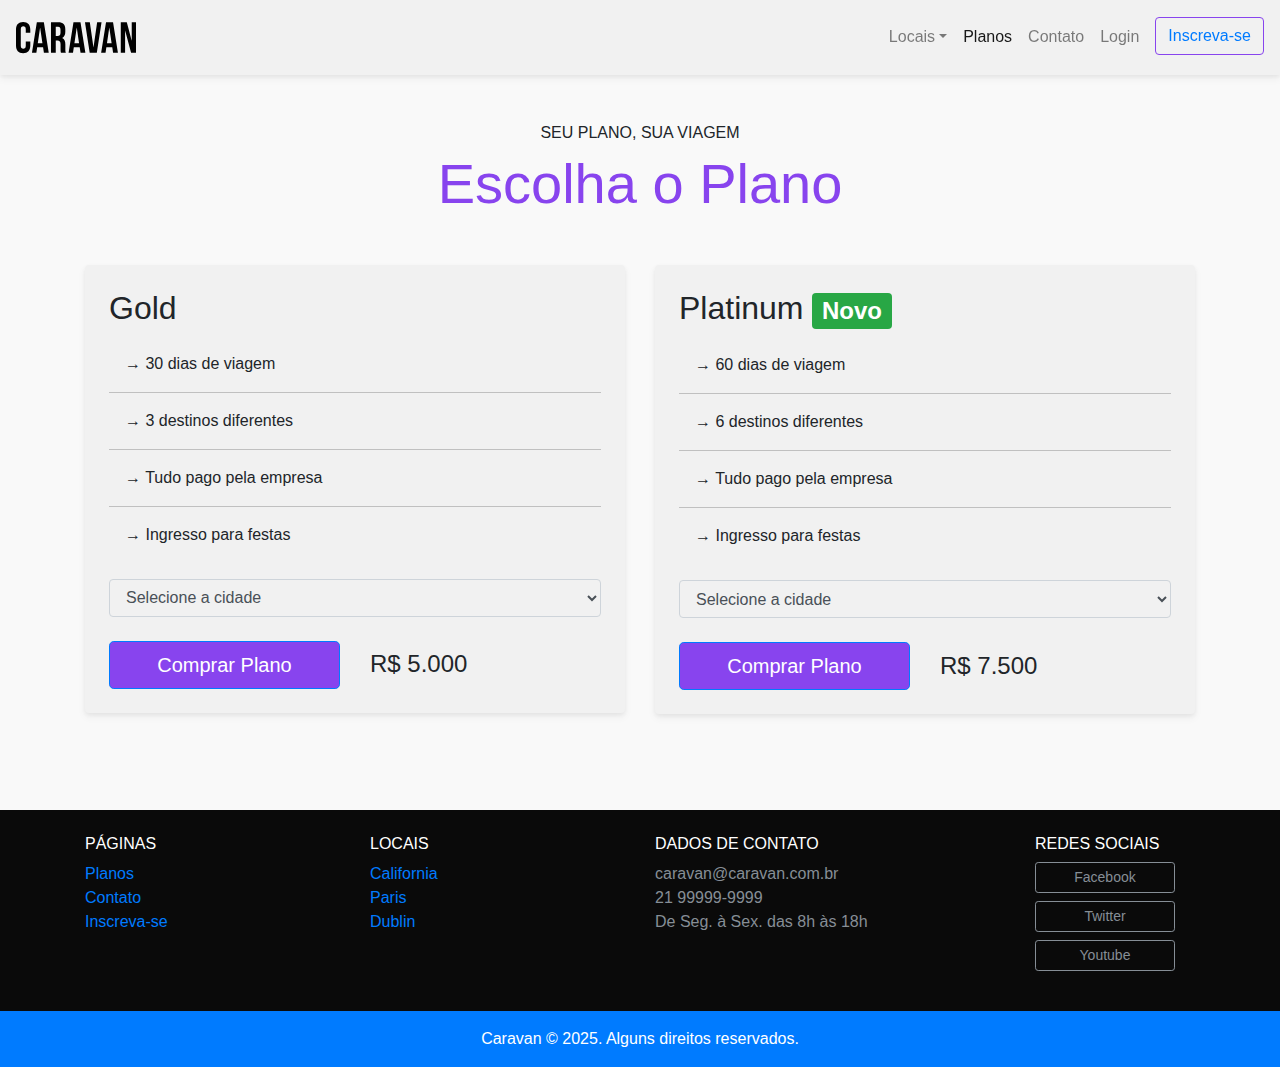
<file: planos.html>
<!DOCTYPE html>
<html lang="pt-br">

<head>
  <title>Caravan - Planos</title>

  <meta charset="utf-8">
  <meta name="viewport" content="width=device-width, initial-scale=1, shrink-to-fit=no">

  <link rel="stylesheet" href="css/bootstrap.css">
  <link rel="stylesheet" href="css/style.css">

</head>

<body>

  <!--  Modal   -->
  <div class="modal fade" id="modalLogin" tabindex="-1" role="dialog" aria-labelledby="modalLoginTitulo" aria-hidden="true">
    <div class="modal-dialog" role="document">
      <div class="modal-content">
        <div class="modal-header">
          <h5 class="modal-title" id="modalLoginTitulo">Entre na Sua Conta</h5>
          <button type="button" class="close" data-dismiss="modal" aria-label="Close">
            <span aria-hidden="true">&times;</span>
          </button>
        </div>
        <div class="modal-body">
          <form>
            <div class="form-group">
              <label for="loginEmail">Email</label>
              <input type="email" class="form-control" id="loginEmail">
            </div>
            <div class="form-group">
              <label for="loginSenha">Senha</label>
              <input type="password" class="form-control" id="loginSenha">
            </div>
            <button type="submit" class="btn btn-primary">Entrar na Conta</button>
            <small class="form-text text-muted">Esqueceu a senha? <a href="#">Clique aqui</a>.</small>
          </form>
        </div>
      </div>
    </div>
  </div>
  <!-- Fecha Modal  -->

  <nav class="fixed-top navbar navbar-expand-md navbar-light bg-light py-3 box-shadow">
    <a href="index.html" class="navbar-brand">
      <img src="img/caravan.svg" alt="Caravan">
    </a>

    <button class="navbar-toggler" type="button" data-toggle="collapse" data-target="#navbarSupportedContent" aria-controls="navbarSupportedContent" aria-expanded="false" aria-label="Abrir Navegação">
      <span class="navbar-toggler-icon"></span>
    </button>

    <div class="collapse navbar-collapse" id="navbarSupportedContent">
      <ul class="navbar-nav ml-auto">
        <li class="nav-item dropdown">
          <a class="nav-link dropdown-toggle" href="#" id="navbarDropdown" role="button" data-toggle="dropdown" aria-haspopup="true" aria-expanded="false">Locais</a>
          <div class="dropdown-menu" aria-labelledby="navbarDropdown">
            <a class="dropdown-item" href="local.html">Califórnia</a>
            <a class="dropdown-item" href="local.html">Paris</a>
            <a class="dropdown-item" href="local.html">Dublin</a>
          </div>
        </li>
        <li class="nav-item">
          <a class="nav-link active" href="planos.html">Planos</a>
        </li>
        <li class="nav-item">
          <a class="nav-link" href="contato.html">Contato</a>
        </li>
        <li class="nav-item">
          <a class="nav-link" href="#" data-toggle="modal" data-target="#modalLogin">Login</a>
        </li>
        <li class="nav-item">
          <a class="btn btn-outline-primary ml-md-2" href="inscricao.html">Inscreva-se</a>
        </li>
      </ul>
    </div>
  </nav>

  <section class="container">
    <div class="text-center my-5">
      <span class="h6 d-block">SEU PLANO, SUA VIAGEM</span>
      <h2 class="display-4 text-primary">Escolha o Plano</h2>
    </div>
    <div class="row">
      <div class="col-md mb-5">
        <div class="bg-light rounded box-shadow p-4">
          <h2>Gold</h2>
          <ul class="list-plans list-unstyled">
            <li><span data-toggle="tooltip" data-placement="top" title="Isso mesmo, são 30 dias totais durante a viagem!">→ 30 dias de viagem</span></li>
            <li>→ 3 destinos diferentes</li>
            <li>→ Tudo pago pela empresa</li>
            <li>→ Ingresso para festas</li>
          </ul>
          <form>
            <div class="form-group">
              <select id="inputCidades" class="form-control bg-light">
                <option>Selecione a cidade</option>
                <option>California</option>
                <option>Paris</option>
                <option>Dublin</option>
              </select>
            </div>
          </form>
          <div class="row align-items-center mt-4">
            <div class="col">
              <a href="inscricao.html" class="btn btn-primary btn-lg btn-block">Comprar Plano</a>
            </div>
            <div class="col">
              <span class="h4">R$ 5.000</span>
            </div>
          </div>
        </div>
      </div>
      <div class="col-md mb-5">
        <div class="bg-light rounded box-shadow p-4">
          <h2>Platinum <span class="badge badge-success">Novo</span></h2>
          <ul class="list-plans list-unstyled">
            <li>→ 60 dias de viagem</li>
            <li>→ 6 destinos diferentes</li>
            <li>→ Tudo pago pela empresa</li>
            <li>→ Ingresso para festas</li>
          </ul>
          <form>
            <div class="form-group">
              <select id="inputCidades" class="form-control bg-light">
                <option>Selecione a cidade</option>
                <option>California</option>
                <option>Paris</option>
                <option>Dublin</option>
              </select>
            </div>
          </form>
          <div class="row align-items-center mt-4">
            <div class="col">
              <a href="inscricao.html" class="btn btn-primary btn-lg btn-block">Comprar Plano</a>
            </div>
            <div class="col">
              <span class="h4">R$ 7.500</span>
            </div>
          </div>
        </div>
      </div>
    </div>
  </section>

  <footer class="bg-dark text-white mt-5">
    <div class="container py-4">
      <div class="row">
        <div class="col-md-3 col-6">
          <h4 class="h6">PÁGINAS</h4>
          <ul class="list-unstyled">
            <li><a href="planos.html">Planos</a></li>
            <li><a href="contato.html">Contato</a></li>
            <li><a href="inscricao.html">Inscreva-se</a></li>
          </ul>
        </div>
        <div class="col-md-3 col-6">
          <h4 class="h6">LOCAIS</h4>
          <ul class="list-unstyled">
            <li><a href="local.html">California</a></li>
            <li><a href="local.html">Paris</a></li>
            <li><a href="local.html">Dublin</a></li>
          </ul>
        </div>
        <div class="col-md-4">
          <h4 class="h6">DADOS DE CONTATO</h4>
          <ul class="list-unstyled text-secondary">
            <li>caravan@caravan.com.br</li>
            <li>21 99999-9999</li>
            <li>De Seg. à Sex. das 8h às 18h</li>
          </ul>
        </div>
        <div class="col-md-2">
          <h4 class="h6">REDES SOCIAIS</h4>
          <ul class="list-unstyled">
            <li><a class="btn btn-outline-secondary btn-sm btn-block mb-2" href="#" style="max-width: 140px">Facebook</a></li>
            <li><a class="btn btn-outline-secondary btn-sm btn-block mb-2" href="#" style="max-width: 140px">Twitter</a></li>
            <li><a class="btn btn-outline-secondary btn-sm btn-block mb-2" href="#" style="max-width: 140px">Youtube</a></li>
          </ul>
        </div>
      </div>
    </div>
    <div class="bg-primary text-center py-3">
      <p class="mb-0">Caravan © 2025. Alguns direitos reservados.</p>
    </div>
  </footer>

  <script type="text/javascript" src="js/jquery-3.2.1.slim.min.js"></script>
  <script type="text/javascript" src="js/popper.min.js"></script>
  <script type="text/javascript" src="js/bootstrap.js"></script>
  <script type="text/javascript" src="js/app.js"></script>
</body>

</html>
</file>
<file: css/style.css>
body {
  padding-top: 75px;
  background-color: #f9f9f9;
}

.box-shadow {
  box-shadow: 0 2px 4px 0 rgba(0, 0, 0, 0.05),
              0 4px 8px 0 rgba(0, 0, 0, 0.05);
}

.home-quote {
  background: url("../img/bg-quote.jpg") center center;
  background-size: cover;
}

@media (max-width: 767px) {
  .home-quote .display-4 {
    font-size: 2.5rem;
  }

  body {
    padding-top: 0px;
  }

  .fixed-top {
    position: relative;
  }
}

.list-plans li + li {
  border-top: 1px solid rgba(0, 0, 0, 0.2);
}

.list-plans li {
  padding: 1rem;
}

.box-shadow-none {
  box-shadow: none !important;
}

.bg-light {
  background-color: #f1f1f1 !important; 
}

.bg-dark {
  background-color: #0a0a0a !important;
}

.text-primary {
  color: #8844ee !important;
}

.btn-outline-primary {
  border-color: #8844ee;
}

.btn-primary {
  background-color: #8844ee;
}
</file>
